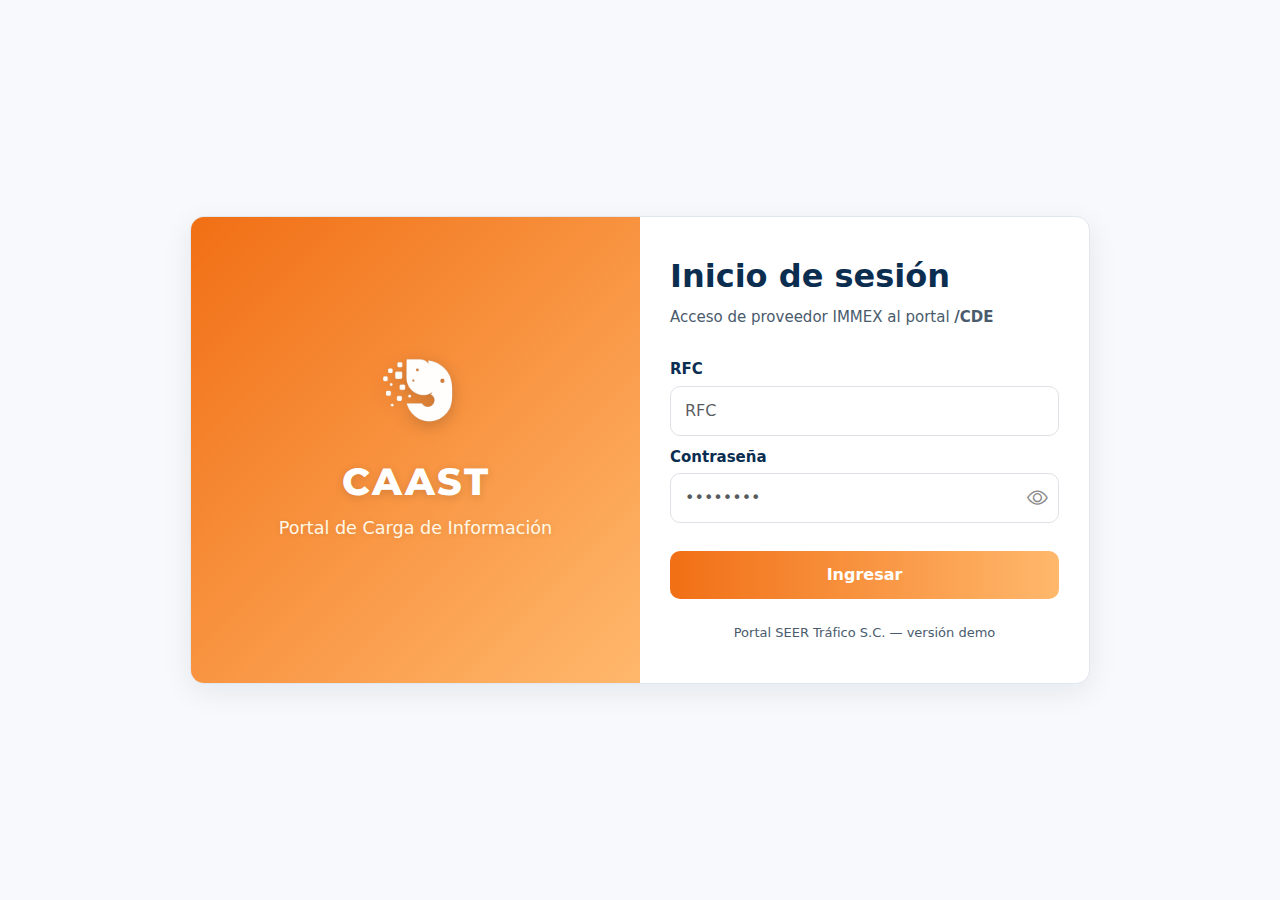
<file: login.html>
<!DOCTYPE html>
<html lang="es">
<head>
  <meta charset="utf-8" />
  <meta name="viewport" content="width=device-width, initial-scale=1" />
  <title>SEER • Inicio de sesión</title>

  <!-- Bootstrap -->
  <link href="https://cdn.jsdelivr.net/npm/bootstrap@5.3.8/dist/css/bootstrap.min.css" rel="stylesheet">
  <link href="https://fonts.googleapis.com/css?family=Montserrat:800&display=swap" rel="stylesheet">
  <link href="https://cdn.jsdelivr.net/npm/bootstrap-icons@1.11.3/font/bootstrap-icons.css" rel="stylesheet">
  <link rel="stylesheet" href="css/login.css"/>

</head>
<body>

  <div class="login-container row g-0">
    
    <!-- Lado izquierdo: branding -->
    <div class="col-md-6 brand-side">
      <img src="img/LOGOBlanco.png" alt="SEER Tráfico S.C." />
      <h1 class="brand-title">CAAST</h1>
      <p class="brand-subtitle">Portal de Carga de Información</p>
    </div>

    <!-- Lado derecho: formulario -->
    <div class="col-md-6 form-side">
      <h2>Inicio de sesión</h2>
      <p>Acceso de proveedor IMMEX al portal <strong>/CDE</strong></p>

      <form id="loginForm">
        <label for="rfc" class="form-label">RFC</label>
        <input type="text" class="form-control" id="rfc" placeholder="RFC" autocomplete="username" />

        <label for="pwd" class="form-label">Contraseña</label>
        <div class="pwd-wrapper mb-2">
          <input type="password" class="form-control" id="pwd" placeholder="••••••••" autocomplete="current-password" />
          <button type="button" id="togglePwd" tabindex="-1">
            <i id="eyeIcon" class="bi bi-eye"></i>
          </button>
        </div>
        <div id="alertBox"></div>
        <button type="submit" class="btn btn-primary w-100">Ingresar</button>
      </form>
      
      <div class="footer">Portal SEER Tráfico S.C. — versión demo</div>
    </div>

  </div>

  <script>
    //ACCION PARA VALIDAR EL FORMULARIO
      document.getElementById("loginForm").addEventListener("submit", function(e) {
      e.preventDefault();
      const rfc = document.getElementById("rfc").value.trim();
      const pwd = document.getElementById("pwd").value.trim();
      const alertBox = document.getElementById("alertBox");
      alertBox.innerHTML = '';

      if(!rfc || !pwd){
        alertBox.innerHTML = '<div class="alert alert-danger mt-3" role="alert">Por favor, complete todos los campos.</div>';
        return;
      }

    // Simulación de autenticación

    // Se agrego la clase 'animated-alert' para animacion
      if(rfc === "caast" && pwd === "123"){
        alertBox.innerHTML = '<div class="alert alert-success mt-3 animated-alert" role="alert">Inicio de sesión exitoso. Redirigiendo...</div>';
        setTimeout(() => {
          window.location.href = "verificacion.html"; // Redirigir a la página principal
        }, 1500);
        } else if (rfc !== "caast" && pwd !== "123") {
        alertBox.innerHTML = '<div class="alert alert-danger mt-3 animated-alert" role="alert">RFC o contraseña incorrectos.</div>';
      } else if(rfc !== "caast") 
      {
        alertBox.innerHTML = '<div class="alert alert-danger mt-3 animated-alert" role="alert">El RFC es incorrectos.</div>';
      }else if(pwd !== "123"){
        alertBox.innerHTML = '<div class="alert alert-danger mt-3 animated-alert" role="alert">La contraseña es incorrecta.</div>';
      }
    });
    
    // ACCION PARA MOSTRAR/OCULTAR CONTRASEÑA
      document.getElementById("togglePwd").addEventListener("click", function() {
      const pwdInput = document.getElementById("pwd");
      const eyeIcon = document.getElementById("eyeIcon");
      if (pwdInput.type === "password") {
        pwdInput.type = "text";
        eyeIcon.classList.remove("bi-eye");
        eyeIcon.classList.add("bi-eye-slash");
      } else {
        pwdInput.type = "password";
        eyeIcon.classList.remove("bi-eye-slash");
        eyeIcon.classList.add("bi-eye");
      }
    });
  </script>

  <script src="https://cdn.jsdelivr.net/npm/bootstrap@5.3.8/dist/js/bootstrap.bundle.min.js"></script>
</body>
</html>
</file>
<file: css/login.css>
* {
  margin: 0;
  padding: 0;
  box-sizing: border-box;
}

:root {
      --bg: #f7f9fc; --card: #ffffff; --text: #0b2d50; --muted: #4a5b6d;
      --line: #e1e7ef; --brand-blue: #0b2d50; --accent: #0071ce;
      --brand-orange: #F16F15; --brand-orange-light: #ffb86c;
      --radius: 14px; --shadow: 0 8px 30px rgba(7,29,54,.08);
      /* Transición estándar para efectos suaves */
      --transition: all 0.3s ease;
    }

    body {
      background: var(--bg);
      color: var(--text);
      font: 15px/1.5 system-ui, -apple-system, Segoe UI, Roboto, Ubuntu, Arial;
      min-height: 100vh;
      display: flex;
      align-items: center;
      justify-content: center;
      padding: 32px;
    }

    /* ✨ Animación de aparición suave: hace que los elementos se deslicen ligeramente hacia arriba mientras se desvanecen */
    @keyframes fadeIn {
      from { opacity: 0; transform: translateY(30px); }
      to { opacity: 1; transform: translateY(0); }
    }

    .login-container {
      background: var(--card);
      border: 1px solid var(--line);
      border-radius: var(--radius);
      box-shadow: var(--shadow);
      overflow: hidden;
      max-width: 900px;
      width: 100%;
      /* ✨ Animación de entrada general */
      animation: fadeIn 0.8s ease-out both;
    }

    

    /* 🔶 Lado izquierdo con animación */
    .brand-side {
      background: linear-gradient(135deg, var(--brand-orange), var(--brand-orange-light));
      color: white;
      display: flex;
      flex-direction: column;
      align-items: center;
      justify-content: center;
      padding: 40px 20px;
      text-align: center;

       
    }


    
    .brand-side img {
      height: 96px; 
      margin-bottom: 20px;
      filter: drop-shadow(0 4px 8px rgba(0,0,0,0.2));
      /* Aplica animación de entrada suave (fadeIn) en 1 segundo */
      animation: fadeIn 1s ease-out;
      z-index: 1;
    }

    .brand-title {
      font-family: 'Montserrat', sans-serif;
      font-size: 2.4rem;
      font-weight: 800;
      margin: 0;
      letter-spacing: 2px;
      text-shadow: 0 2px 10px rgba(0,0,0,0.15);
      /* Aplica animación de entrada suave (fadeIn) en 1 segundo */
      z-index: 1;
      animation: fadeIn 1.2s ease-out;
    }

    .brand-subtitle {
      font-size: 1.1rem;
      margin-top: 10px;
      color: #fff8e7;
      text-shadow: 0 1px 6px rgba(0,0,0,0.10);
      /* Aplica animación de entrada suave (fadeIn) en 1 segundo */
      z-index: 1;
      animation: fadeIn 1.4s ease-out;
    }

    /* Formulario */
    .form-side {
      padding: 40px 30px;
      /* Animación */
      animation: fadeIn 1s ease-out 0.2s both;
    }

    .form-side h2 {
      font-weight: 700;
      color: var(--brand-blue);
      margin-bottom: 10px;
    }

    .form-side p {
      color: var(--muted);
      margin-bottom: 20px;
    }

    .form-label {
      font-weight: 600;
      margin-top: 10px;
      margin-bottom: 5px;
    }

    .form-control {
      border-radius: 10px;
      padding: 12px 14px;

       transition: var(--transition);
    }

    /* Efecto de enfoque suave en los los campos de formulario*/
    .form-control:focus {
      box-shadow: 0 0 0 4px rgba(241, 111, 21, 0.25);
      transform: scale(1.02);
      border-color: var(--brand-orange);
    }

    .btn-primary {
      background-color: var(--brand-orange);
      border: none;
      font-weight: 600;
      padding: 12px;
      margin-top: 20px;
      border-radius: 10px;
      /* Agrego*/
      transition: var(--transition);
       background-size: 200%;
      background: linear-gradient(90deg, var(--brand-orange), var(--brand-orange-light));
    }
    /* 🔸 Efecto al pasar el mouse: agranda, aclara y añade sombra */
    .btn-primary:hover {
      transform: scale(1.05);
       background-position: right;
      box-shadow: 0 8px 20px rgba(241, 111, 21, 0.3);
    }

    /* 🔸 Movimiento al presionar */
.btn-primary:active {
  transform: scale(0.97);
  box-shadow: 0 4px 10px rgba(241, 111, 21, 0.2);
}


    .footer {
      margin-top: 24px;
      font-size: 13px;
      color: var(--muted);
      text-align: center;

    }

    .pwd-wrapper {
      position: relative;
    }

    #pwd {
      padding-right: 38px; 
    }

    #togglePwd {
      position: absolute;
      right: 8px;
      top: 50%;
      transform: translateY(-50%);
      background: none;
      border: none;
      padding: 0;
      cursor: pointer;
      z-index: 2;
      color: #888;
      font-size: 1.3rem;
      line-height: 1;
      height: 28px;
      width: 28px;
      display: flex;
      align-items: center;
      justify-content: center;
    }

    @media (max-width: 767px) {
      .brand-side {
        padding: 30px 20px;
      }
    }

    /* ✨ Animación suave al aparecer la alerta */
    .animated-alert {
      opacity: 0;
      transform: translateY(-10px);
      animation: fadeSlideIn 0.5s ease forwards;
    }

    /* 🔹 Entrada: deslizamiento suave desde arriba */
    @keyframes fadeSlideIn {
      from {
        opacity: 0;
        transform: translateY(-10px);
      }
      to {
        opacity: 1;
        transform: translateY(0);
      }
    }

    /* 🔹 Salida: se desvanece hacia arriba */
    @keyframes fadeSlideOut {
      from {
        opacity: 1;
        transform: translateY(0);
      }
      to {
        opacity: 0;
        transform: translateY(-10px);
      }
    }
</file>
